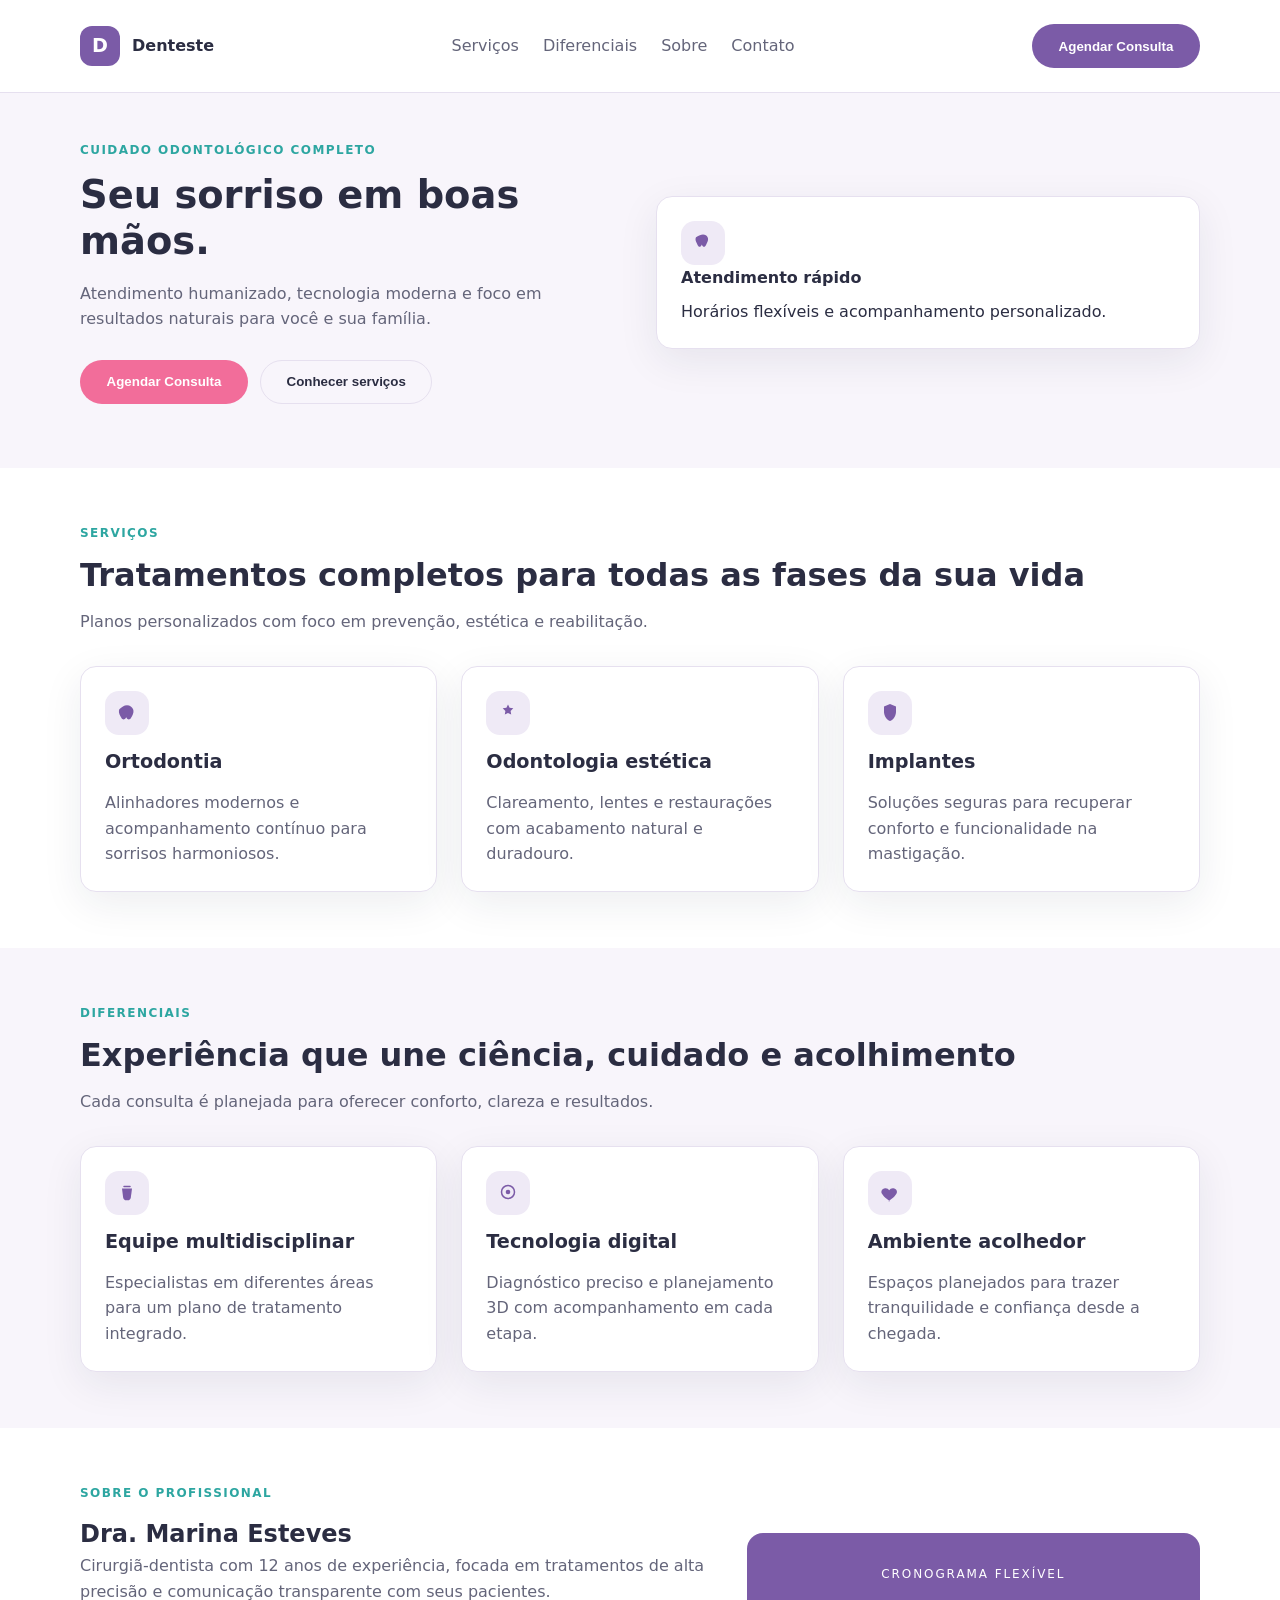
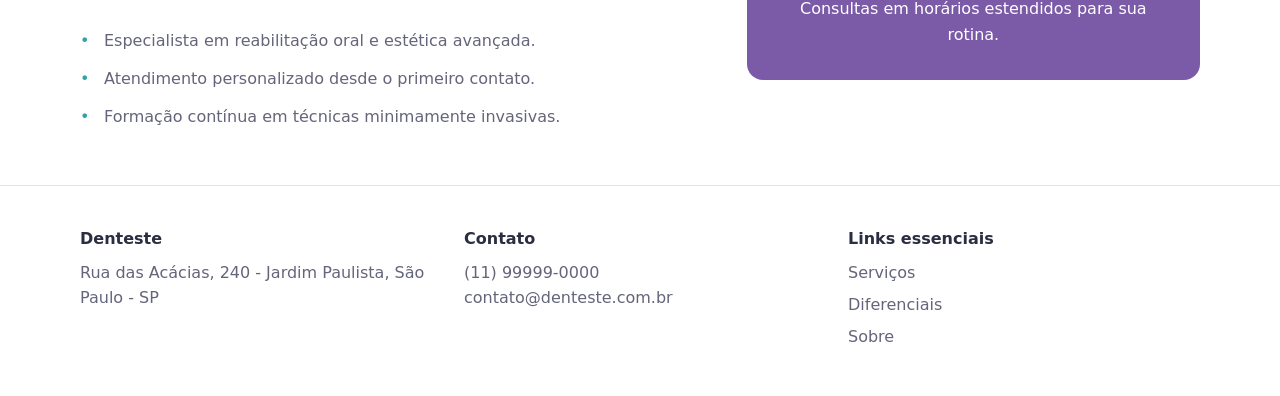
<file: src/index.html>
<!DOCTYPE html>
<html lang="pt-BR">
  <head>
    <meta charset="UTF-8" />
    <meta name="viewport" content="width=device-width, initial-scale=1" />
    <title>Denteste | Consultório Odontológico</title>
    <link rel="stylesheet" href="styles.css" />
  </head>
  <body>
    <a class="skip-link" href="#conteudo">Pular para o conteúdo</a>

    <header class="site-header">
      <div class="container header-content">
        <div class="logo" aria-label="Denteste">
          <span class="logo-mark">D</span>
          <span class="logo-text">Denteste</span>
        </div>
        <nav class="main-nav" aria-label="Navegação principal">
          <a href="#servicos">Serviços</a>
          <a href="#diferenciais">Diferenciais</a>
          <a href="#sobre">Sobre</a>
          <a href="#contato">Contato</a>
        </nav>
        <button class="button button--primary">Agendar Consulta</button>
      </div>
    </header>

    <main id="conteudo">
      <section class="hero" aria-labelledby="hero-title">
        <div class="container hero-content">
          <div class="hero-text">
            <p class="eyebrow">Cuidado odontológico completo</p>
            <h1 id="hero-title">Seu sorriso em boas mãos.</h1>
            <p class="hero-subtitle">
              Atendimento humanizado, tecnologia moderna e foco em resultados naturais para você e sua família.
            </p>
            <div class="hero-actions">
              <button class="button button--accent">Agendar Consulta</button>
              <button class="button button--ghost">Conhecer serviços</button>
            </div>
          </div>
          <div class="hero-card" role="presentation">
            <div class="hero-card-content">
              <div class="card-icon" aria-hidden="true">
                <svg viewBox="0 0 24 24" role="img" aria-hidden="true">
                  <path
                    d="M12 3.5c2.2 0 3.8 1.1 4.6 2.7.7 1.4.6 3.1-.2 4.8l-1.5 3.2c-.4.9-1 1.5-1.9 1.5s-1.6-.6-1.9-1.5l-.3-.7-.3.7c-.3.9-1 1.5-1.9 1.5s-1.5-.6-1.9-1.5l-1.5-3.2c-.8-1.7-.9-3.4-.2-4.8C8.2 4.6 9.8 3.5 12 3.5z"
                    fill="currentColor"
                  />
                </svg>
              </div>
              <p class="hero-card-title">Atendimento rápido</p>
              <p class="hero-card-text">Horários flexíveis e acompanhamento personalizado.</p>
            </div>
          </div>
        </div>
      </section>

      <section class="section" id="servicos" aria-labelledby="servicos-title">
        <div class="container">
          <header class="section-header">
            <p class="eyebrow">Serviços</p>
            <h2 id="servicos-title">Tratamentos completos para todas as fases da sua vida</h2>
            <p class="section-subtitle">Planos personalizados com foco em prevenção, estética e reabilitação.</p>
          </header>
          <div class="card-grid">
            <article class="card">
              <div class="card-icon" aria-hidden="true">
                <svg viewBox="0 0 24 24" role="img" aria-hidden="true">
                  <path
                    d="M12 4.2c3 0 5.2 1.7 6.1 4.1.8 2.1.3 4.3-1 6.6l-1.3 2.4c-.4.7-1.1 1.2-2 1.2s-1.6-.5-2-1.2l-.6-1.1-.6 1.1c-.4.7-1.1 1.2-2 1.2s-1.6-.5-2-1.2l-1.3-2.4c-1.3-2.3-1.8-4.5-1-6.6C6.8 5.9 9 4.2 12 4.2z"
                    fill="currentColor"
                  />
                </svg>
              </div>
              <h3>Ortodontia</h3>
              <p>Alinhadores modernos e acompanhamento contínuo para sorrisos harmoniosos.</p>
            </article>
            <article class="card">
              <div class="card-icon" aria-hidden="true">
                <svg viewBox="0 0 24 24" role="img" aria-hidden="true">
                  <path
                    d="M12 3.5l1.6 3.3 3.7.5-2.7 2.6.6 3.7L12 12.1 8.8 13.6l.6-3.7-2.7-2.6 3.7-.5L12 3.5z"
                    fill="currentColor"
                  />
                </svg>
              </div>
              <h3>Odontologia estética</h3>
              <p>Clareamento, lentes e restaurações com acabamento natural e duradouro.</p>
            </article>
            <article class="card">
              <div class="card-icon" aria-hidden="true">
                <svg viewBox="0 0 24 24" role="img" aria-hidden="true">
                  <path
                    d="M12 3l6 2.5v5.2c0 4.2-2.7 8-6 9.3-3.3-1.3-6-5.1-6-9.3V5.5L12 3z"
                    fill="currentColor"
                  />
                </svg>
              </div>
              <h3>Implantes</h3>
              <p>Soluções seguras para recuperar conforto e funcionalidade na mastigação.</p>
            </article>
          </div>
        </div>
      </section>

      <section class="section section--alt" id="diferenciais" aria-labelledby="diferenciais-title">
        <div class="container">
          <header class="section-header">
            <p class="eyebrow">Diferenciais</p>
            <h2 id="diferenciais-title">Experiência que une ciência, cuidado e acolhimento</h2>
            <p class="section-subtitle">Cada consulta é planejada para oferecer conforto, clareza e resultados.</p>
          </header>
          <div class="card-grid">
            <article class="card">
              <div class="card-icon" aria-hidden="true">
                <svg viewBox="0 0 24 24" role="img" aria-hidden="true">
                  <path
                    d="M7 7.5h10l-1.2 9.2c-.2 1.5-1.5 2.6-3 2.6h-1.6c-1.5 0-2.8-1.1-3-2.6L7 7.5z"
                    fill="currentColor"
                  />
                  <path d="M9 5.5h6" stroke="currentColor" stroke-width="1.5" stroke-linecap="round" />
                </svg>
              </div>
              <h3>Equipe multidisciplinar</h3>
              <p>Especialistas em diferentes áreas para um plano de tratamento integrado.</p>
            </article>
            <article class="card">
              <div class="card-icon" aria-hidden="true">
                <svg viewBox="0 0 24 24" role="img" aria-hidden="true">
                  <path
                    d="M12 4.5c3.6 0 6.5 2.9 6.5 6.5S15.6 17.5 12 17.5 5.5 14.6 5.5 11 8.4 4.5 12 4.5z"
                    fill="none"
                    stroke="currentColor"
                    stroke-width="1.5"
                  />
                  <circle cx="12" cy="11" r="2.3" fill="currentColor" />
                </svg>
              </div>
              <h3>Tecnologia digital</h3>
              <p>Diagnóstico preciso e planejamento 3D com acompanhamento em cada etapa.</p>
            </article>
            <article class="card">
              <div class="card-icon" aria-hidden="true">
                <svg viewBox="0 0 24 24" role="img" aria-hidden="true">
                  <path
                    d="M12 20.2s-6.2-3.8-8-7.4C2.5 10.5 4 7.5 7.1 7.2c1.9-.2 3.2.8 4.1 2 1-1.2 2.2-2.2 4.1-2 3.1.3 4.6 3.3 3.1 5.6-1.8 3.6-8 7.4-8 7.4z"
                    fill="currentColor"
                  />
                </svg>
              </div>
              <h3>Ambiente acolhedor</h3>
              <p>Espaços planejados para trazer tranquilidade e confiança desde a chegada.</p>
            </article>
          </div>
        </div>
      </section>

      <section class="section" id="sobre" aria-labelledby="sobre-title">
        <div class="container split">
          <div class="split-content">
            <p class="eyebrow">Sobre o profissional</p>
            <h2 id="sobre-title">Dra. Marina Esteves</h2>
            <p class="section-subtitle">
              Cirurgiã-dentista com 12 anos de experiência, focada em tratamentos de alta precisão e
              comunicação transparente com seus pacientes.
            </p>
            <ul class="list">
              <li>Especialista em reabilitação oral e estética avançada.</li>
              <li>Atendimento personalizado desde o primeiro contato.</li>
              <li>Formação contínua em técnicas minimamente invasivas.</li>
            </ul>
          </div>
          <div class="split-card" role="presentation">
            <div class="split-card-content">
              <p class="split-card-title">CRONOGRAMA FLEXÍVEL</p>
              <p class="split-card-text">Consultas em horários estendidos para sua rotina.</p>
            </div>
          </div>
        </div>
      </section>
    </main>

    <footer class="site-footer" id="contato">
      <div class="container footer-content">
        <div>
          <p class="footer-brand">Denteste</p>
          <p class="footer-text">Rua das Acácias, 240 - Jardim Paulista, São Paulo - SP</p>
        </div>
        <div>
          <p class="footer-title">Contato</p>
          <p class="footer-text">(11) 99999-0000</p>
          <p class="footer-text">contato@denteste.com.br</p>
        </div>
        <div>
          <p class="footer-title">Links essenciais</p>
          <a class="footer-link" href="#servicos">Serviços</a>
          <a class="footer-link" href="#diferenciais">Diferenciais</a>
          <a class="footer-link" href="#sobre">Sobre</a>
        </div>
      </div>
    </footer>
  </body>
</html>
</file>
<file: src/styles.css>
:root {
  --color-base: #ffffff;
  --color-surface: #f8f5fb;
  --color-muted: #efeaf6;
  --color-primary: #7b5ba7;
  --color-secondary: #2da6a1;
  --color-accent: #f26d9a;
  --color-text: #2b2d42;
  --color-text-muted: #64657a;
  --color-border: #e6e0ef;
  --radius-md: 16px;
  --radius-sm: 10px;
  --shadow-soft: 0 12px 40px rgba(22, 36, 61, 0.08);
  --max-width: 1120px;
  font-synthesis-weight: none;
}

* {
  box-sizing: border-box;
  margin: 0;
  padding: 0;
}

body {
  font-family: "Inter", "Segoe UI", system-ui, -apple-system, sans-serif;
  background: var(--color-base);
  color: var(--color-text);
  line-height: 1.6;
}

a {
  color: inherit;
  text-decoration: none;
}

img {
  max-width: 100%;
  display: block;
}

.skip-link {
  position: absolute;
  top: 0.75rem;
  left: 0.75rem;
  padding: 0.75rem 1.25rem;
  background: var(--color-accent);
  color: #fff;
  border-radius: 999px;
  transform: translateY(-200%);
}

.skip-link:focus {
  transform: translateY(0);
}

.container {
  width: min(100% - 2.5rem, var(--max-width));
  margin: 0 auto;
}

.eyebrow {
  text-transform: uppercase;
  letter-spacing: 0.12em;
  font-size: 0.75rem;
  font-weight: 600;
  color: var(--color-secondary);
  margin-bottom: 0.75rem;
}

.site-header {
  border-bottom: 1px solid var(--color-border);
  background: var(--color-base);
  position: sticky;
  top: 0;
  z-index: 10;
}

.header-content {
  display: flex;
  flex-direction: column;
  gap: 1rem;
  padding: 1.5rem 0;
}

.logo {
  display: flex;
  align-items: center;
  gap: 0.75rem;
  font-weight: 700;
}

.logo-mark {
  width: 40px;
  height: 40px;
  border-radius: 12px;
  background: var(--color-primary);
  color: #fff;
  display: grid;
  place-items: center;
  font-size: 1.2rem;
}

.main-nav {
  display: grid;
  grid-template-columns: repeat(2, minmax(0, 1fr));
  gap: 0.75rem;
  font-weight: 500;
  color: var(--color-text-muted);
}

.main-nav a {
  padding: 0.4rem 0;
}

.button {
  border: 1px solid transparent;
  padding: 0.85rem 1.6rem;
  border-radius: 999px;
  font-weight: 600;
  cursor: pointer;
  background: none;
}

.button--primary {
  background: var(--color-primary);
  color: #fff;
}

.button--accent {
  background: var(--color-accent);
  color: #fff;
}

.button--ghost {
  border-color: var(--color-border);
  color: var(--color-text);
}

.hero {
  padding: 3rem 0 4rem;
  background: var(--color-surface);
}

.hero-content {
  display: grid;
  gap: 2rem;
}

.hero-text h1 {
  font-size: 2.4rem;
  line-height: 1.2;
  margin-bottom: 1rem;
}

.hero-subtitle {
  color: var(--color-text-muted);
  margin-bottom: 1.75rem;
}

.hero-actions {
  display: flex;
  flex-direction: column;
  gap: 0.75rem;
}

.hero-card {
  background: var(--color-base);
  border-radius: var(--radius-md);
  padding: 1.5rem;
  box-shadow: var(--shadow-soft);
  border: 1px solid var(--color-border);
  color: var(--color-text);
}

.hero-card-title {
  font-weight: 600;
  margin-bottom: 0.5rem;
}

.section {
  padding: 3.5rem 0;
}

.section--alt {
  background: var(--color-surface);
}

.section-header {
  margin-bottom: 2rem;
}

.section-header h2 {
  font-size: 2rem;
  line-height: 1.3;
  margin-bottom: 0.75rem;
}

.section-subtitle {
  color: var(--color-text-muted);
}

.card-grid {
  display: grid;
  gap: 1.5rem;
}

.card {
  background: var(--color-base);
  border-radius: var(--radius-md);
  padding: 1.5rem;
  border: 1px solid var(--color-border);
  box-shadow: var(--shadow-soft);
  display: grid;
  gap: 0.75rem;
}

.card-icon {
  width: 44px;
  height: 44px;
  border-radius: 14px;
  background: var(--color-muted);
  color: var(--color-primary);
  display: grid;
  place-items: center;
}

.card-icon svg {
  width: 24px;
  height: 24px;
}

.card h3 {
  font-size: 1.2rem;
}

.card p {
  color: var(--color-text-muted);
}

.split {
  display: grid;
  gap: 2rem;
}

.list {
  list-style: none;
  display: grid;
  gap: 0.75rem;
  color: var(--color-text-muted);
  margin-top: 1.5rem;
}

.list li {
  padding-left: 1.5rem;
  position: relative;
}

.list li::before {
  content: "•";
  position: absolute;
  left: 0;
  color: var(--color-secondary);
}

.split-card {
  background: var(--color-primary);
  color: #fff;
  padding: 2rem;
  border-radius: var(--radius-md);
  display: grid;
  place-items: center;
  text-align: center;
}

.split-card-title {
  font-size: 0.75rem;
  letter-spacing: 0.16em;
  text-transform: uppercase;
  margin-bottom: 0.75rem;
}

.site-footer {
  border-top: 1px solid var(--color-border);
  padding: 2.5rem 0;
  background: var(--color-base);
}

.footer-content {
  display: grid;
  gap: 2rem;
  color: var(--color-text-muted);
}

.footer-brand {
  font-weight: 700;
  color: var(--color-text);
  margin-bottom: 0.5rem;
}

.footer-title {
  font-weight: 600;
  color: var(--color-text);
  margin-bottom: 0.5rem;
}

.footer-link {
  display: block;
  margin-bottom: 0.4rem;
}

@media (min-width: 768px) {
  .header-content {
    flex-direction: row;
    align-items: center;
    justify-content: space-between;
  }

  .main-nav {
    grid-template-columns: repeat(4, auto);
    gap: 1.5rem;
  }

  .hero-content {
    grid-template-columns: repeat(2, minmax(0, 1fr));
    align-items: center;
  }

  .hero-actions {
    flex-direction: row;
    align-items: center;
  }

  .card-grid {
    grid-template-columns: repeat(3, minmax(0, 1fr));
  }

  .split {
    grid-template-columns: 1.4fr 1fr;
    align-items: center;
  }

  .footer-content {
    grid-template-columns: repeat(3, minmax(0, 1fr));
  }
}
</file>
